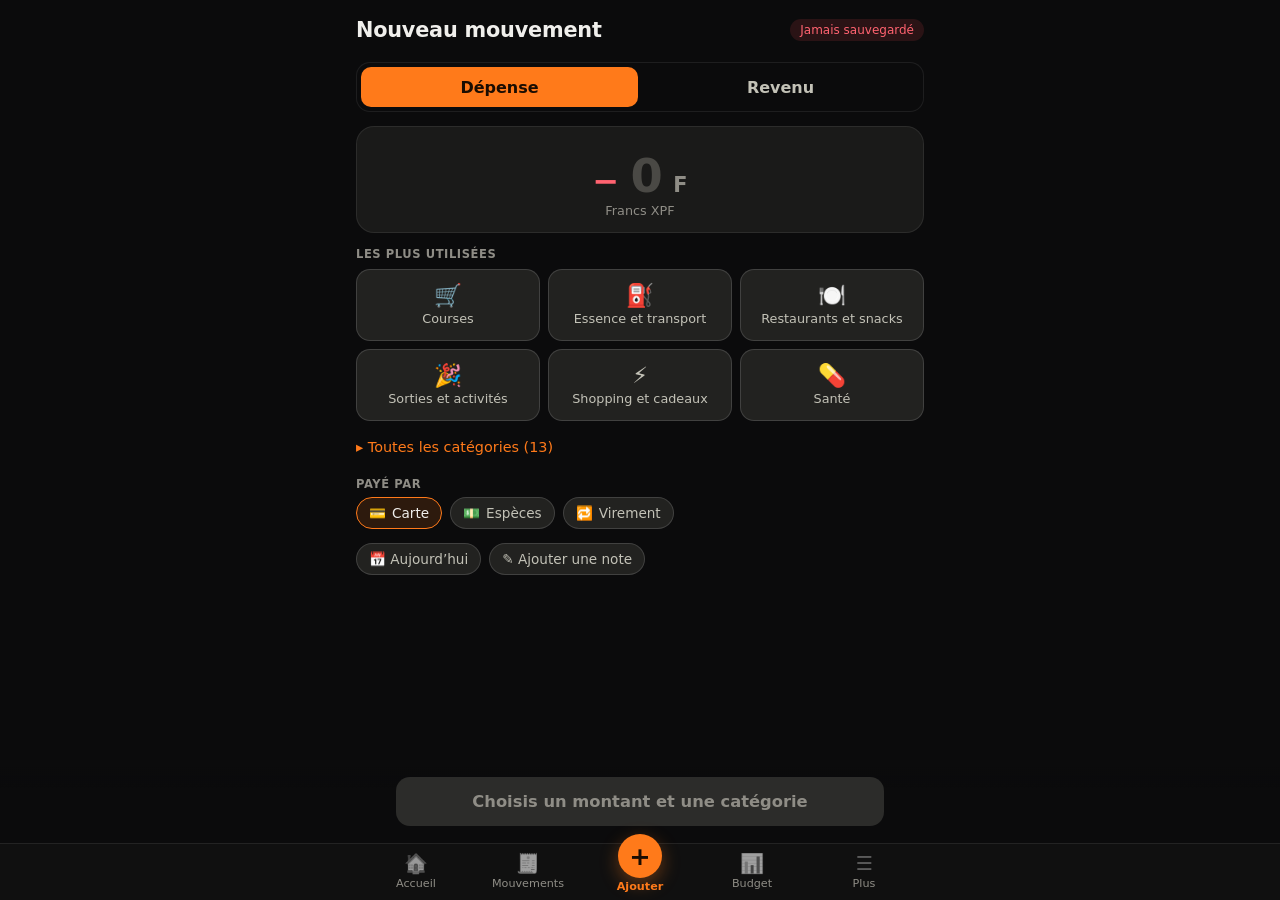
<file: ajout.html>
<meta charset="utf-8">
<meta http-equiv="Content-Security-Policy" content="default-src 'self'; script-src 'self'; style-src 'self' 'unsafe-inline'; img-src 'self' data:; connect-src 'self' https://api.github.com; object-src 'none'; base-uri 'none'; form-action 'none'">
<meta name="viewport" content="width=device-width, initial-scale=1, viewport-fit=cover">
<title>Mes finances — Ajouter</title>
<link rel="manifest" href="manifest.webmanifest">
<meta name="theme-color" content="#0b0b0c">
<link rel="apple-touch-icon" href="icons/icon-180.png">
<meta name="apple-mobile-web-app-title" content="Mes finances">
<link rel="stylesheet" href="css/style.css">

<body class="avec-barre-action">
<header class="entete">
  <h1>Nouveau mouvement</h1>
  <span class="statut-hors-ligne"></span>
</header>

<div class="page">
  <div id="zone-saisie"></div>
</div>

<script src="js/format.js"></script>
<script src="js/db.js"></script>
<script src="js/local.js"></script>
<script src="js/coffre.js"></script>
<script src="js/donnees.js"></script>
<script src="js/nav.js"></script>
<script src="js/saisie.js"></script>
<script src="js/page-ajout.js"></script>
</body>
</file>
<file: css/style.css>
:root {
  /* Style V3 « sombre orange » (21/10/2026) : fond quasi noir, cartes gris
     fonce arrondies, accent orange. Les couleurs vives sont reservees a ce
     qui a du sens (accent, depassement, revenus). */
  color-scheme: dark;
  --fond: #0b0b0c;
  --carte: #1a1a19;
  --carte-2: #222220;
  --carte-3: #2c2c2a;
  --texte: #f0efec;
  --texte-2: #c3c2b7;
  --texte-att: #8f8d86;
  --bordure: rgba(255, 255, 255, 0.08);
  --bordure-2: rgba(255, 255, 255, 0.14);
  --accent: #ff7a1a;
  --accent-clair: #ff8f3d;
  --accent-fond: rgba(255, 122, 26, 0.14);
  --accent-sombre: #5b3720;
  --sur-accent: #1a0d02;
  --rouge: #ff6370;
  --rouge-fort: #e5484d;
  --rouge-fond: rgba(229, 72, 77, 0.14);
  --bleu-fond: rgba(255, 122, 26, 0.10);
  --vert: #3fcf7a;
  --vert-fond: rgba(63, 207, 122, 0.12);
  --grille: #2c2c2a;
  --axe: #3a3a37;
  --ombre: none;

  /* Groupes : toujours accompagnes de leur nom ecrit en toutes lettres. */
  --g-essentielles: #3987e5;
  --g-loisirs: #d55181;
  --g-projet_perso: #199e70;
  --g-imprevus: #c98500;
}

* { box-sizing: border-box; }

html, body {
  margin: 0;
  padding: 0;
  background: var(--fond);
  color: var(--texte);
  font-family: system-ui, -apple-system, BlinkMacSystemFont, "Segoe UI", Roboto, Arial, sans-serif;
  -webkit-font-smoothing: antialiased;
  -webkit-tap-highlight-color: transparent;
}

body {
  padding-bottom: calc(80px + env(safe-area-inset-bottom));
  min-height: 100vh;
}

button, input, select { font: inherit; color: inherit; }
:focus-visible { outline: 2px solid var(--accent); outline-offset: 2px; }
[hidden] { display: none !important; }
a { color: var(--accent); }

.page {
  max-width: 520px;
  margin: 0 auto;
  padding: 16px;
}

header.entete {
  max-width: 520px;
  margin: 0 auto;
  padding: 18px 16px 4px;
  display: flex;
  align-items: center;
  justify-content: space-between;
  gap: 12px;
}
header.entete h1 {
  font-size: 1.3rem;
  font-weight: 650;
  letter-spacing: -0.01em;
  margin: 0;
}
header.entete h1 .retour {
  color: var(--accent);
  text-decoration: none;
  margin-right: 10px;
  font-size: 1.4rem;
  line-height: 1;
}

/* Rappel de sauvegarde (cliquable) : discret, rouge quand il faut agir. */
.statut-hors-ligne {
  font-size: 0.75rem;
  color: var(--vert);
  background: var(--vert-fond);
  border-radius: 999px;
  padding: 4px 10px;
  display: inline-block;
  white-space: nowrap;
}
.statut-hors-ligne.visible {
  color: var(--rouge);
  background: var(--rouge-fond);
}

.carte {
  background: var(--carte);
  border: 1px solid var(--bordure);
  border-radius: 18px;
  padding: 16px;
  margin-bottom: 14px;
  min-width: 0;
}
h3 { font-size: 1.02rem; font-weight: 600; }

.guide h3 { margin-top: 0; }
.guide p, .guide li { font-size: 0.92rem; line-height: 1.5; }
.guide ol { padding-left: 20px; margin: 8px 0; }
.guide li { margin-bottom: 6px; }
.guide-exemple { background: var(--accent-fond); border-radius: 12px; padding: 10px 12px; }
.code-coffre {
  background: var(--accent-fond); border-radius: 12px; padding: 12px;
  font-family: ui-monospace, Menlo, Consolas, monospace; font-size: 1rem !important;
  text-align: center; overflow-wrap: anywhere; user-select: all;
}

.vide {
  text-align: center;
  color: var(--texte-att);
  padding: 24px 0;
  font-size: 0.9rem;
}

/* ── Boutons et champs ────────────────────────────────────── */

.bouton-principal {
  width: 100%;
  background: var(--accent);
  color: var(--sur-accent);
  border: none;
  border-radius: 14px;
  padding: 15px 16px;
  font-size: 1.02rem;
  font-weight: 700;
  margin-top: 16px;
  cursor: pointer;
}
.bouton-principal:hover { background: var(--accent-clair); }
.bouton-principal:disabled { background: var(--carte-3); color: var(--texte-att); cursor: not-allowed; }
.bouton-principal.rouge { background: var(--rouge-fort); color: #fff; }

.bouton-secondaire {
  width: 100%;
  background: transparent;
  color: var(--accent);
  border: 1.5px solid var(--accent);
  border-radius: 14px;
  padding: 12px;
  font-size: 0.95rem;
  font-weight: 600;
  margin-top: 10px;
  cursor: pointer;
}
.bouton-secondaire:hover { background: var(--accent-fond); }

.lien-discret {
  color: var(--accent);
  font-size: 0.85rem;
  background: none;
  border: none;
  padding: 6px 0;
  cursor: pointer;
}

.icone-action {
  background: none;
  border: none;
  font-size: 1.05rem;
  cursor: pointer;
  color: var(--texte-att);
  padding: 4px 6px;
  border-radius: 8px;
}
.icone-action:hover { color: var(--texte); background: var(--carte-3); }

.etiquette-champ {
  display: block;
  font-size: 0.72rem;
  font-weight: 600;
  text-transform: uppercase;
  letter-spacing: 0.05em;
  color: var(--texte-att);
  margin-bottom: 6px;
}

.champ, .champ-note {
  width: 100%;
  border: 1px solid var(--bordure-2);
  border-radius: 12px;
  padding: 11px 12px;
  background: var(--fond);
  color: var(--texte);
  font-size: 0.95rem;
  margin-bottom: 8px;
  outline: none;
}
.champ:focus, .champ-note:focus { border-color: var(--accent); box-shadow: 0 0 0 3px var(--accent-fond); }
.champ-note { margin-top: 8px; }
select.champ {
  appearance: none;
  -webkit-appearance: none;
  padding-right: 34px;
  background-image: url("data:image/svg+xml,%3Csvg xmlns='http://www.w3.org/2000/svg' width='12' height='12' viewBox='0 0 24 24' fill='none' stroke='%238f8d86' stroke-width='2.5' stroke-linecap='round' stroke-linejoin='round'%3E%3Cpath d='m6 9 6 6 6-6'/%3E%3C/svg%3E");
  background-repeat: no-repeat;
  background-position: right 12px center;
}
option, optgroup { background: #1a1a19; color: #f0efec; }
input[type="checkbox"] { accent-color: var(--accent); width: 18px; height: 18px; flex: none; }

.toast {
  position: fixed;
  bottom: calc(96px + env(safe-area-inset-bottom));
  left: 50%;
  transform: translateX(-50%) translateY(10px);
  background: var(--texte);
  color: #121211;
  padding: 10px 18px;
  border-radius: 14px;
  font-size: 0.9rem;
  font-weight: 500;
  opacity: 0;
  pointer-events: none;
  transition: opacity 0.2s, transform 0.2s;
  z-index: 60;
  display: flex;
  align-items: center;
  gap: 14px;
  max-width: calc(100vw - 32px);
  box-shadow: 0 12px 32px rgba(0, 0, 0, 0.55);
}
.toast.visible { opacity: 1; transform: translateX(-50%) translateY(0); pointer-events: auto; }
.toast button {
  background: #121211;
  color: #ffb35c;
  border: 0;
  border-radius: 10px;
  padding: 6px 12px;
  font-weight: 650;
  cursor: pointer;
  white-space: nowrap;
}

/* ── Saisie ───────────────────────────────────────────────── */

.segmente {
  display: grid;
  grid-template-columns: 1fr 1fr;
  gap: 4px;
  background: var(--fond);
  border: 1px solid var(--bordure);
  border-radius: 14px;
  padding: 4px;
  margin-bottom: 14px;
}
.segmente button {
  height: 40px;
  border: 0;
  border-radius: 10px;
  background: transparent;
  color: var(--texte-2);
  font-weight: 600;
  cursor: pointer;
}
.segmente button[aria-pressed="true"] { background: var(--accent); color: var(--sur-accent); }

.carte-montant { text-align: center; padding: 18px 16px 14px; }
.ligne-montant {
  display: flex;
  align-items: baseline;
  justify-content: center;
  gap: 6px;
}
.signe-montant { font-size: 2rem; font-weight: 600; line-height: 1; }
.signe-montant.depense { color: var(--rouge); }
.signe-montant.revenu { color: var(--vert); }
.saisie-montant {
  width: auto;
  max-width: 75%;
  font-size: 2.9rem;
  font-weight: 650;
  text-align: center;
  border: none;
  background: transparent;
  color: var(--texte);
  padding: 4px 0 0;
  letter-spacing: -0.02em;
}
.saisie-montant:focus { outline: none; }
.saisie-montant::placeholder { color: #4a4945; }
.unite-f { font-size: 1.3rem; color: var(--texte-att); font-weight: 600; }
.saisie-montant-unite { text-align: center; color: var(--texte-att); font-size: 0.8rem; }

.grille-categories {
  display: grid;
  grid-template-columns: repeat(3, 1fr);
  gap: 8px;
  margin-top: 8px;
}
.bouton-categorie {
  border: 1px solid var(--bordure-2);
  background: var(--carte-2);
  border-radius: 14px;
  padding: 10px 6px;
  font-size: 0.8rem;
  font-weight: 500;
  text-align: center;
  color: var(--texte-2);
  cursor: pointer;
  min-height: 72px;
  display: flex;
  flex-direction: column;
  align-items: center;
  justify-content: center;
  gap: 4px;
  line-height: 1.2;
}
.bouton-categorie:hover { color: var(--texte); border-color: rgba(255, 255, 255, 0.24); }
.bouton-categorie .icone-cat { font-size: 1.4rem; line-height: 1; }
.bouton-categorie.selectionne {
  border: 2px solid var(--accent);
  background: var(--accent-fond);
  color: var(--texte);
  font-weight: 600;
}

.groupe-titre {
  font-size: 0.72rem;
  font-weight: 600;
  text-transform: uppercase;
  letter-spacing: 0.05em;
  color: var(--texte-att);
  margin: 14px 0 4px;
}
.pastille-groupe {
  display: inline-block;
  width: 8px; height: 8px;
  border-radius: 50%;
  margin-right: 6px;
  background: var(--cat-couleur);
}

.toutes-categories { margin-top: 12px; }
.toutes-categories > summary {
  color: var(--accent);
  font-size: 0.9rem;
  cursor: pointer;
  padding: 6px 0;
  list-style: none;
}
.toutes-categories > summary::-webkit-details-marker { display: none; }
.toutes-categories > summary::before { content: '▸ '; }
.toutes-categories[open] > summary::before { content: '▾ '; }

/* Puces : moyen de paiement, libelles de revenu, date, note */
.puces { display: flex; flex-wrap: wrap; gap: 8px; }
.options-saisie { display: flex; gap: 8px; flex-wrap: wrap; margin-top: 14px; }
.puce-option {
  display: inline-flex;
  align-items: center;
  gap: 6px;
  background: var(--carte-2);
  border: 1px solid var(--bordure-2);
  border-radius: 999px;
  padding: 7px 12px;
  font-size: 0.85rem;
  color: var(--texte-2);
  cursor: pointer;
}
.puce-option:hover { color: var(--texte); }
.puce-option[aria-pressed="true"] { background: var(--accent-fond); border-color: var(--accent); color: var(--texte); }
.bloc-saisie { margin-top: 16px; }
.case-mois-suivant {
  display: flex;
  align-items: flex-start;
  gap: 10px;
  margin-top: 12px;
  padding: 10px 12px;
  border-radius: 12px;
  background: var(--carte-2);
  font-size: 0.85rem;
  color: var(--texte-2);
  cursor: pointer;
}

/* Bouton d'action colle au-dessus de la navigation (telephone). */
body.avec-barre-action { padding-bottom: calc(160px + env(safe-area-inset-bottom)); }
.barre-action {
  position: fixed;
  left: 0; right: 0;
  bottom: calc(64px + env(safe-area-inset-bottom));
  padding: 10px 16px;
  background: linear-gradient(to top, var(--fond) 70%, transparent);
  z-index: 39;
}
.barre-action .bouton-principal {
  max-width: 488px;
  margin: 0 auto;
  display: block;
  white-space: nowrap;
  overflow: hidden;
  text-overflow: ellipsis;
}
body.avec-barre-action .toast { bottom: calc(150px + env(safe-area-inset-bottom)); }

/* ── Budget du mois ───────────────────────────────────────── */

.selecteur-mois {
  display: flex;
  align-items: center;
  justify-content: space-between;
  gap: 8px;
  margin-bottom: 12px;
}
.selecteur-mois button {
  background: var(--carte);
  border: 1px solid var(--bordure);
  border-radius: 12px;
  width: 40px; height: 40px;
  font-size: 1.1rem;
  cursor: pointer;
  color: var(--accent);
  flex: none;
}
.selecteur-mois button:hover { background: var(--carte-3); }
.selecteur-mois .libelle-mois {
  font-weight: 650;
  font-size: 1.05rem;
  text-transform: capitalize;
  text-align: center;
}

.carte-principale { text-align: center; padding: 20px 16px; }
.carte-principale .etiquette { font-size: 0.85rem; color: var(--texte-2); }
.carte-principale .grand-chiffre {
  font-size: 2.3rem;
  font-weight: 750;
  margin: 4px 0 2px;
  letter-spacing: -0.02em;
}
.carte-principale.depasse .grand-chiffre,
.carte-principale.depasse .etiquette { color: var(--rouge); }
.carte-principale.positif .grand-chiffre { color: var(--vert); }
.carte-principale .sous-texte { font-size: 0.85rem; color: var(--texte-att); margin-top: 6px; }
.carte-principale .barre-progression { height: 8px; border-radius: 4px; margin: 12px 0 4px; }
.carte-principale .report {
  margin-top: 14px;
  padding-top: 12px;
  border-top: 1px solid var(--bordure);
  font-size: 0.9rem;
}

.detail-mois > summary { cursor: pointer; font-weight: 600; list-style: none; }
.detail-mois > summary::-webkit-details-marker { display: none; }
.detail-mois > summary::after { content: ' ▸'; color: var(--texte-att); }
.detail-mois[open] > summary::after { content: ' ▾'; }
.detail-mois[open] .bandeau-bilan { margin-top: 12px; }

.bandeau-bilan { display: grid; grid-template-columns: 1fr 1fr; gap: 10px; }
.bandeau-bilan .item { background: var(--carte-2); border-radius: 12px; padding: 10px; }
.bandeau-bilan .item.positif { background: var(--bleu-fond); }
.bandeau-bilan .item.negatif { background: var(--rouge-fond); color: var(--rouge); }
.bandeau-bilan .label { font-size: 0.75rem; color: var(--texte-att); }
.bandeau-bilan .item.negatif .label { color: var(--rouge); opacity: 0.85; }
.bandeau-bilan .valeur { font-size: 1.15rem; font-weight: 700; }

.ligne-budget {
  display: flex;
  align-items: center;
  justify-content: space-between;
  gap: 12px;
  padding: 10px 0;
  border-bottom: 1px solid var(--bordure);
}
.ligne-budget:last-child { border-bottom: none; }
.ligne-budget .nom { display: flex; align-items: center; gap: 8px; font-weight: 600; }
.ligne-budget .chiffres { text-align: right; font-size: 0.85rem; color: var(--texte-att); white-space: nowrap; }
.ligne-budget .reste { font-weight: 700; font-size: 0.92rem; color: var(--texte); }
.ligne-budget .reste.negatif { color: var(--rouge); }
.ligne-budget .reste.positif { color: var(--vert); }

.barre-progression {
  height: 6px;
  border-radius: 999px;
  background: var(--carte-3);
  overflow: hidden;
  margin-top: 6px;
}
.barre-progression > div { height: 100%; border-radius: 999px; }

/* ── Listes ───────────────────────────────────────────────── */

.ligne-liste {
  display: flex;
  align-items: center;
  justify-content: space-between;
  padding: 12px 0;
  border-bottom: 1px solid var(--bordure);
  gap: 10px;
}
.ligne-liste:last-child { border-bottom: none; }
.ligne-liste { transition: background 0.6s; border-radius: 10px; }
.ligne-liste.nouvelle { background: var(--accent-fond); box-shadow: 0 0 0 2px var(--accent); }
.ligne-liste .actions { display: flex; gap: 8px; align-items: center; }
.icone-liste { font-size: 1.2rem; width: 28px; text-align: center; flex: none; }

/* ── Tendance ─────────────────────────────────────────────── */

.periode { display: grid; grid-template-columns: minmax(0, 1fr) minmax(0, 1fr); gap: 8px; }
.periode label { display: block; min-width: 0; }
.periode .champ { min-width: 0; width: 100%; margin-bottom: 0; padding: 10px 8px; }

/* ── Menu « Plus » ────────────────────────────────────────── */

.lien-menu {
  display: flex;
  align-items: center;
  gap: 14px;
  padding: 14px 0;
  border-bottom: 1px solid var(--bordure);
  text-decoration: none;
  color: var(--texte);
}
.lien-menu:last-child { border-bottom: none; }
.lien-menu .icone { font-size: 1.5rem; width: 32px; text-align: center; }
.lien-menu .titre { font-weight: 600; }
.lien-menu .aide { font-size: 0.8rem; color: var(--texte-att); }
.lien-menu .fleche { margin-left: auto; color: var(--texte-att); }

/* ── Navigation basse ─────────────────────────────────────── */

.nav-bas {
  position: fixed;
  bottom: 0; left: 0; right: 0;
  background: rgba(18, 18, 17, 0.94);
  -webkit-backdrop-filter: blur(14px);
  backdrop-filter: blur(14px);
  border-top: 1px solid var(--bordure);
  display: flex;
  justify-content: center;
  padding-bottom: env(safe-area-inset-bottom);
  z-index: 40;
}
.nav-item {
  flex: 1;
  max-width: 112px;
  display: flex;
  flex-direction: column;
  align-items: center;
  gap: 2px;
  padding: 8px 0 7px;
  text-decoration: none;
  color: var(--texte-att);
  font-size: 0.7rem;
}
.nav-item .nav-icone { font-size: 1.2rem; filter: grayscale(1); opacity: 0.6; }
.nav-item.actif { color: var(--accent); font-weight: 700; }
.nav-item.actif .nav-icone { filter: none; opacity: 1; }
.nav-item.nav-ajout .nav-icone {
  width: 44px; height: 44px;
  margin-top: -18px;
  border-radius: 50%;
  display: grid;
  place-items: center;
  background: var(--accent);
  color: var(--sur-accent);
  font-size: 1.6rem;
  font-weight: 700;
  filter: none;
  opacity: 1;
  box-shadow: 0 6px 18px rgba(255, 122, 26, 0.35);
}

/* ── Accueil : tableau de bord ────────────────────────────── */

.page.page-tableau { max-width: 1600px; }
.entete-tableau {
  max-width: 1600px;
  margin: 0 auto;
  padding: 18px 16px 6px;
  display: flex;
  align-items: center;
  gap: 12px 16px;
  flex-wrap: wrap;
}
.entete-tableau .marque { display: flex; align-items: center; gap: 10px; margin-right: auto; }
.entete-tableau h1 { font-size: 1.3rem; font-weight: 650; margin: 0; letter-spacing: -0.01em; }
.logo {
  width: 32px; height: 32px;
  border-radius: 10px;
  display: grid;
  place-items: center;
  font-weight: 800;
  color: var(--sur-accent);
  background: linear-gradient(135deg, #ffb35c, #ff7a1a 55%, #d9480f);
}
.nav-mois {
  display: flex;
  align-items: center;
  gap: 2px;
  background: var(--carte);
  border: 1px solid var(--bordure);
  border-radius: 14px;
  padding: 4px;
}
.nav-mois button {
  width: 36px; height: 36px;
  border: 0;
  border-radius: 10px;
  background: transparent;
  color: var(--texte-2);
  font-size: 1.1rem;
  cursor: pointer;
}
.nav-mois button:hover { background: var(--carte-3); color: var(--texte); }
.nav-mois .libelle-mois { flex: 1; min-width: 140px; text-align: center; font-weight: 650; }
@media (max-width: 699px) {
  .entete-tableau .nav-mois { order: 3; width: 100%; }
  .entete-tableau #mois-actuel { order: 4; }
}

.tableau {
  display: grid;
  gap: 18px;
  align-items: start;
  grid-template-columns: minmax(0, 1fr);
}
.col-gauche, .col-droite { display: none; }
.col-centre { display: flex; flex-direction: column; gap: 16px; min-width: 0; container-type: inline-size; }
.col-centre .carte { margin-bottom: 0; }
@media (min-width: 1100px) {
  .tableau { grid-template-columns: 340px minmax(0, 1fr) 380px; }
  .col-gauche, .col-droite { display: block; min-width: 0; }
  .col-droite { position: sticky; top: 16px; }
  .col-droite .liste-defilante { max-height: calc(100vh - 290px); overflow-y: auto; margin-right: -8px; padding-right: 8px; }
  .col-gauche .barre-action { position: static; padding: 0; background: none; }
  .col-gauche .barre-action .bouton-principal { max-width: none; }
  .col-gauche .carte-montant { border: 1px solid var(--bordure-2); background: var(--fond); }
}

.chiffres-cles { display: grid; grid-template-columns: 1fr 1fr 1.35fr; gap: 14px; }
.chiffre-cle {
  background: var(--carte);
  border: 1px solid var(--bordure);
  border-radius: 18px;
  padding: 16px 18px;
  display: flex;
  flex-direction: column;
  gap: 4px;
  min-width: 0;
  container-type: inline-size;
}
.chiffre-cle .libelle { font-size: 0.82rem; color: var(--texte-2); display: flex; align-items: center; gap: 7px; white-space: nowrap; }
.chiffre-cle .libelle i { width: 8px; height: 8px; border-radius: 50%; flex: none; }
.chiffre-cle .valeur { font-size: clamp(1.25rem, 14cqi, 1.9rem); font-weight: 650; letter-spacing: 0; word-spacing: 0.2em; white-space: nowrap; }
.chiffre-cle .sous { font-size: 0.78rem; color: var(--texte-att); }
.chiffre-cle.heros {
  background: linear-gradient(140deg, #ff9a4d, #ff7a1a 45%, #f0600f);
  border: 0;
  color: var(--sur-accent);
  justify-content: center;
}
.chiffre-cle.heros .libelle { color: rgba(26, 13, 2, 0.8); font-weight: 600; }
.chiffre-cle.heros .sous { color: rgba(26, 13, 2, 0.75); }
.chiffre-cle.heros .valeur { font-size: clamp(1.9rem, 15cqi, 3.1rem); letter-spacing: 0; word-spacing: 0.2em; line-height: 1.1; }
.chiffre-cle.heros.negatif { background: linear-gradient(140deg, #f26168, #d8383f); }
.chiffre-cle.heros.positif { background: linear-gradient(140deg, #5fe09a, #2fbf73); }
@container (max-width: 640px) {
  .chiffres-cles { grid-template-columns: 1fr 1fr; }
  .chiffre-cle.heros { grid-column: 1 / -1; }
}

.entete-carte { display: flex; align-items: flex-start; justify-content: space-between; gap: 12px; margin-bottom: 14px; }
.entete-carte h2 { font-size: 1rem; font-weight: 600; margin: 0; }
.entete-carte .sous { color: var(--texte-att); font-size: 0.8rem; margin-top: 2px; }
.entete-carte a { font-size: 0.85rem; text-decoration: none; white-space: nowrap; }

.carte-anneau { container-type: inline-size; }
.anneau-et-legende { display: flex; align-items: center; gap: 24px; }
.anneau { position: relative; width: 200px; height: 200px; flex: none; }
.anneau svg { width: 100%; height: 100%; display: block; overflow: visible; }
.anneau path { transition: opacity 0.15s; cursor: pointer; }
.anneau svg.focus path:not(.on) { opacity: 0.22; }
.anneau-centre { position: absolute; inset: 0; display: flex; flex-direction: column; align-items: center; justify-content: center; pointer-events: none; text-align: center; }
.anneau-centre .total { font-size: 1.15rem; font-weight: 650; }
.anneau-centre .lbl { font-size: 0.75rem; color: var(--texte-att); }
.legende { flex: 1; min-width: 0; display: flex; flex-direction: column; gap: 1px; }
.leg {
  display: grid;
  grid-template-columns: 12px minmax(0, 1fr) auto 44px;
  align-items: center;
  gap: 10px;
  padding: 7px 8px;
  border-radius: 10px;
  border: 0;
  background: transparent;
  text-align: left;
  cursor: pointer;
  transition: opacity 0.15s, background 0.15s;
}
.leg:hover, .leg.on { background: var(--carte-2); }
.legende.focus .leg:not(.on) { opacity: 0.45; }
.leg-pastille { width: 12px; height: 12px; border-radius: 4px; }
.leg-nom { white-space: nowrap; overflow: hidden; text-overflow: ellipsis; font-size: 0.92rem; }
.leg-montant { color: var(--texte-att); font-size: 0.8rem; font-variant-numeric: tabular-nums; white-space: nowrap; }
.leg-pct { font-weight: 650; text-align: right; font-variant-numeric: tabular-nums; font-size: 0.92rem; }
@container (max-width: 520px) {
  .anneau-et-legende { flex-direction: column; align-items: stretch; gap: 16px; }
  .anneau { margin: 0 auto; }
}

.barres { display: grid; grid-template-columns: 58px minmax(0, 1fr); grid-template-rows: 180px auto; column-gap: 10px; margin-top: 26px; }
.barres-y { position: relative; }
.barres-y span { position: absolute; right: 0; transform: translateY(50%); font-size: 0.7rem; color: var(--texte-att); white-space: nowrap; font-variant-numeric: tabular-nums; }
.barres-zone { position: relative; border-bottom: 1px solid var(--axe); }
.barres-grille i { position: absolute; left: 0; right: 0; height: 1px; background: var(--grille); }
.barres-colonnes { position: absolute; inset: 0; display: grid; grid-template-columns: repeat(6, 1fr); }
.colonne { position: relative; display: flex; align-items: flex-end; justify-content: center; background: none; border: 0; padding: 0; cursor: pointer; border-radius: 8px 8px 0 0; }
.colonne:hover { background: rgba(255, 255, 255, 0.03); }
.colonne .barre { display: block; width: 24px; background: var(--accent-sombre); border-radius: 4px 4px 0 0; }
.colonne:hover .barre { background: #7a4a28; }
.colonne.sel .barre { background: var(--accent); }
.colonne .valeur-barre { position: absolute; left: 50%; transform: translateX(-50%); font-size: 0.75rem; font-weight: 600; white-space: nowrap; pointer-events: none; }
.barres-x { grid-column: 2; display: grid; grid-template-columns: repeat(6, 1fr); margin-top: 8px; }
.barres-x span { text-align: center; font-size: 0.75rem; color: var(--texte-att); }
.barres-x span.sel { color: var(--texte); font-weight: 600; }

.budgets { display: grid; grid-template-columns: repeat(auto-fill, minmax(240px, 1fr)); gap: 16px 28px; }
.bud-haut { display: flex; justify-content: space-between; align-items: baseline; gap: 10px; margin-bottom: 7px; }
.bud-nom { display: flex; align-items: center; gap: 7px; font-weight: 550; min-width: 0; white-space: nowrap; overflow: hidden; text-overflow: ellipsis; }
.bud-chiffres { font-size: 0.8rem; color: var(--texte-att); font-variant-numeric: tabular-nums; white-space: nowrap; }
.bud-chiffres b { color: var(--texte); font-weight: 600; }
.bud-piste { height: 8px; border-radius: 999px; background: var(--carte-3); overflow: hidden; }
.bud-rempli { height: 100%; border-radius: 999px; background: var(--accent); }
.bud.depasse .bud-rempli { background: var(--rouge-fort); }
.bud-note { font-size: 0.76rem; color: var(--texte-att); margin-top: 5px; }
.bud-note.positif { color: var(--vert); }
.bud.depasse .bud-note { color: #ff8a80; font-weight: 550; }

/* ── Mouvements ───────────────────────────────────────────── */

.resume-liste { display: flex; justify-content: space-between; gap: 10px; font-size: 0.8rem; color: var(--texte-att); padding: 2px 2px 10px; border-bottom: 1px solid var(--bordure); }
.resume-liste b { color: var(--texte-2); font-weight: 600; font-variant-numeric: tabular-nums; }
.mvts { list-style: none; margin: 0; padding: 0; }
.mvt { display: grid; grid-template-columns: 40px minmax(0, 1fr) auto 28px; align-items: center; gap: 10px; padding: 10px 2px; border-bottom: 1px solid var(--bordure); }
.mvt:last-child { border-bottom: 0; }
.mvt-ico { width: 40px; height: 40px; border-radius: 12px; background: var(--carte-2); display: grid; place-items: center; font-size: 1.1rem; }
.mvt-cat { font-weight: 550; white-space: nowrap; overflow: hidden; text-overflow: ellipsis; }
.mvt-sous { font-size: 0.78rem; color: var(--texte-att); overflow: hidden; overflow-wrap: anywhere; display: -webkit-box; -webkit-line-clamp: 2; -webkit-box-orient: vertical; }
.mvt-droite { text-align: right; }
.mvt-montant { font-weight: 650; font-variant-numeric: tabular-nums; white-space: nowrap; }
.mvt-date { font-size: 0.75rem; color: var(--texte-att); white-space: nowrap; }
.mvt-moyen { display: inline-block; font-size: 0.68rem; color: var(--texte-2); background: var(--carte-3); border-radius: 6px; padding: 0 6px; margin-right: 6px; vertical-align: 1px; }
.neg { color: var(--rouge); }
.pos { color: var(--vert); }
.mvt { cursor: pointer; border-radius: 12px; }
.mvt:hover { background: var(--carte-2); }

/* Fiche de modification d'un mouvement (en bas de l'ecran sur telephone) */
dialog.feuille {
  border: 1px solid var(--bordure-2);
  border-radius: 20px;
  background: var(--carte);
  color: var(--texte);
  padding: 20px;
  width: min(440px, calc(100vw - 24px));
  max-height: calc(100vh - 32px);
  overflow-y: auto;
}
dialog.feuille::backdrop { background: rgba(0, 0, 0, 0.65); }
.feuille h2 { font-size: 1.05rem; font-weight: 600; margin: 0 0 14px; }
.champ-fiche { display: block; }
.champ-montant-fiche { font-size: 1.5rem; font-weight: 650; }
.form-err { color: var(--rouge); font-size: 0.85rem; margin: 4px 0 0; min-height: 1em; }
.feuille-actions { display: flex; align-items: center; gap: 6px; margin-top: 12px; }
.feuille-actions .bouton-principal { width: auto; margin-top: 0; padding: 12px 20px; }
.bouton-texte { background: none; border: 0; color: var(--texte-2); cursor: pointer; padding: 10px 12px; border-radius: 10px; font-weight: 600; }
.bouton-texte:hover { background: var(--carte-3); color: var(--texte); }
.bouton-texte.danger { color: #ff8a80; margin-right: auto; }
@media (max-width: 600px) {
  dialog.feuille {
    margin: auto 0 0;
    width: 100vw;
    max-width: 100vw;
    border-radius: 20px 20px 0 0;
    padding-bottom: calc(20px + env(safe-area-inset-bottom));
  }
}

.mvt-suppr { width: 28px; height: 28px; border-radius: 9px; border: 0; background: transparent; color: var(--texte-att); cursor: pointer; opacity: 0; transition: opacity 0.15s, background 0.15s; }
.mvt:hover .mvt-suppr, .mvt-suppr:focus-visible { opacity: 1; }
.mvt-suppr:hover { background: var(--rouge-fond); color: #ff8a80; }
@media (hover: none) { .mvt-suppr { opacity: 0.7; } }

/* Infobulle des graphiques */
.infobulle { position: fixed; z-index: 50; pointer-events: none; background: #2a2a28; border: 1px solid var(--bordure-2); border-radius: 10px; padding: 8px 11px; font-size: 0.8rem; box-shadow: 0 10px 28px rgba(0, 0, 0, 0.5); min-width: 120px; }
.infobulle .t { font-weight: 600; display: flex; align-items: center; gap: 7px; margin-bottom: 2px; }
.infobulle .p { width: 10px; height: 10px; border-radius: 3px; flex: none; }
.infobulle .v { color: var(--texte-2); font-variant-numeric: tabular-nums; }

@media (min-width: 700px) {
  .page { max-width: 600px; }
  header.entete { max-width: 600px; }
}
</file>
